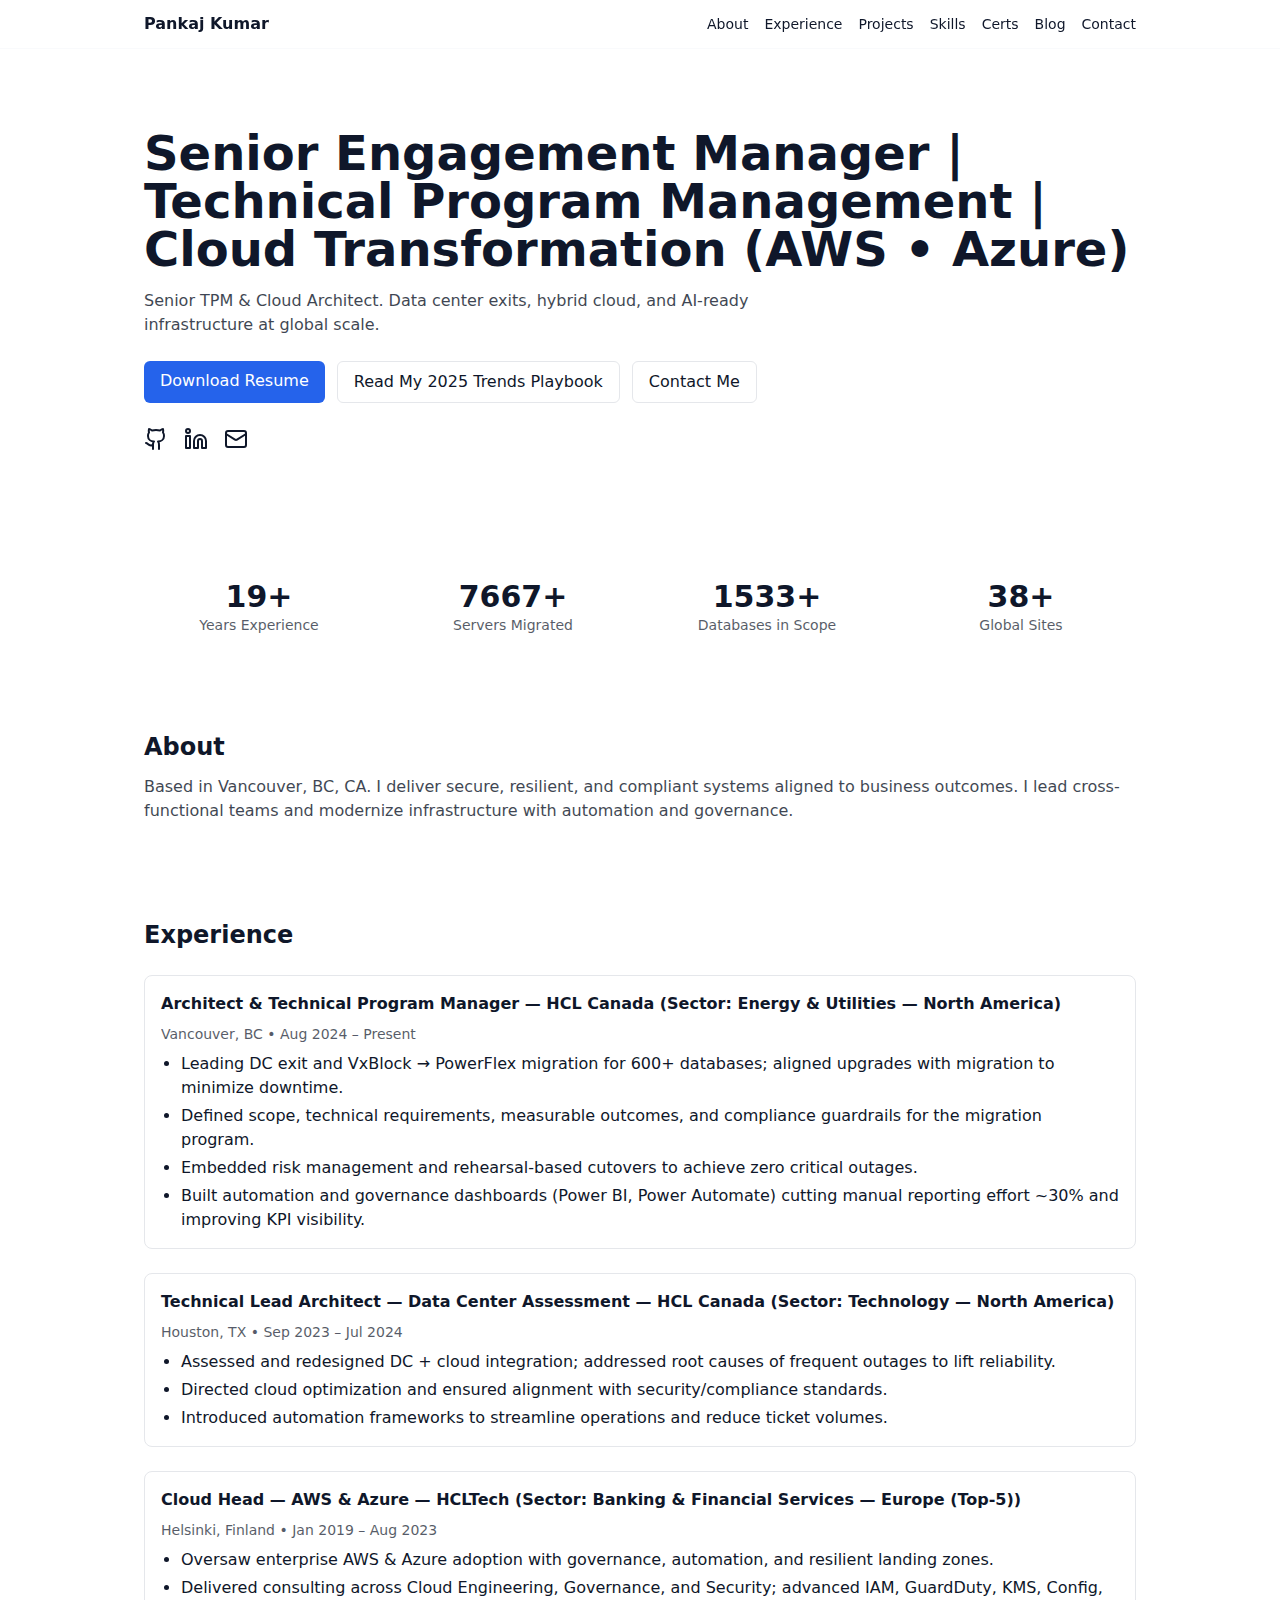
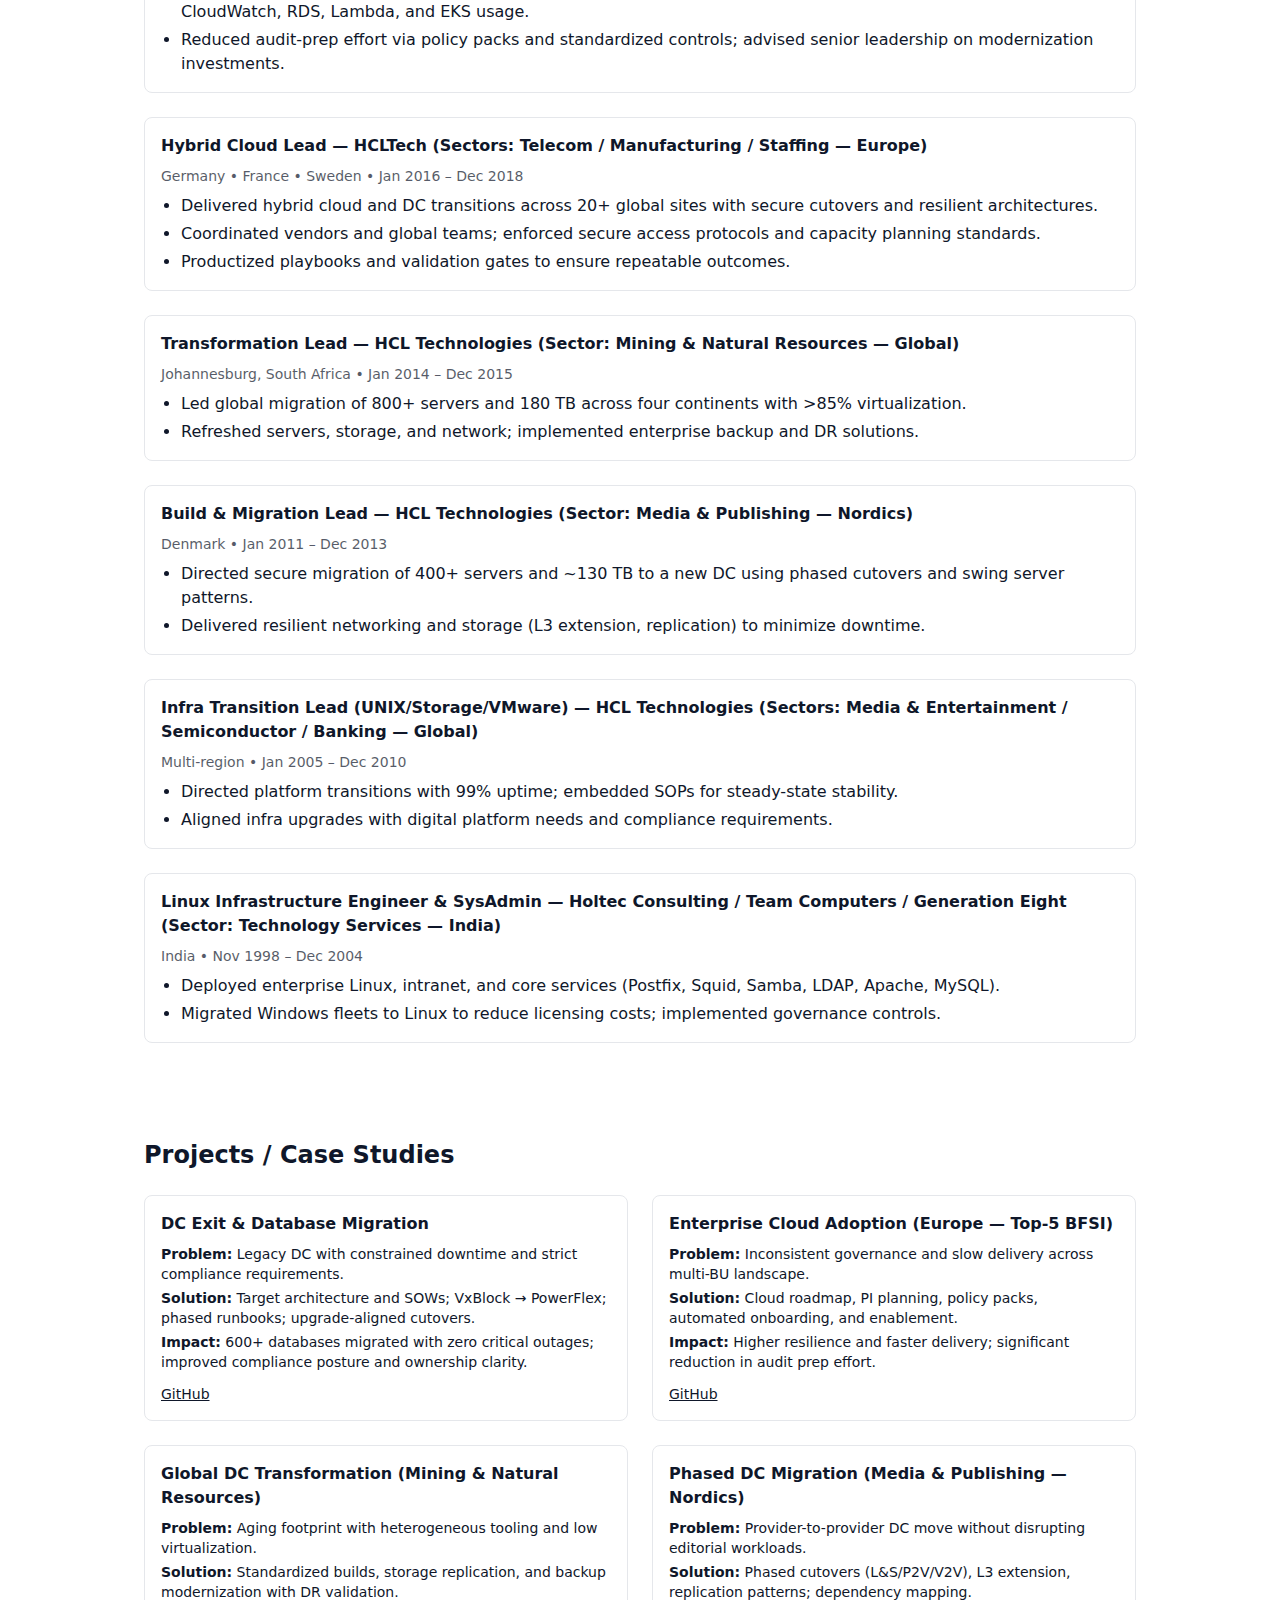
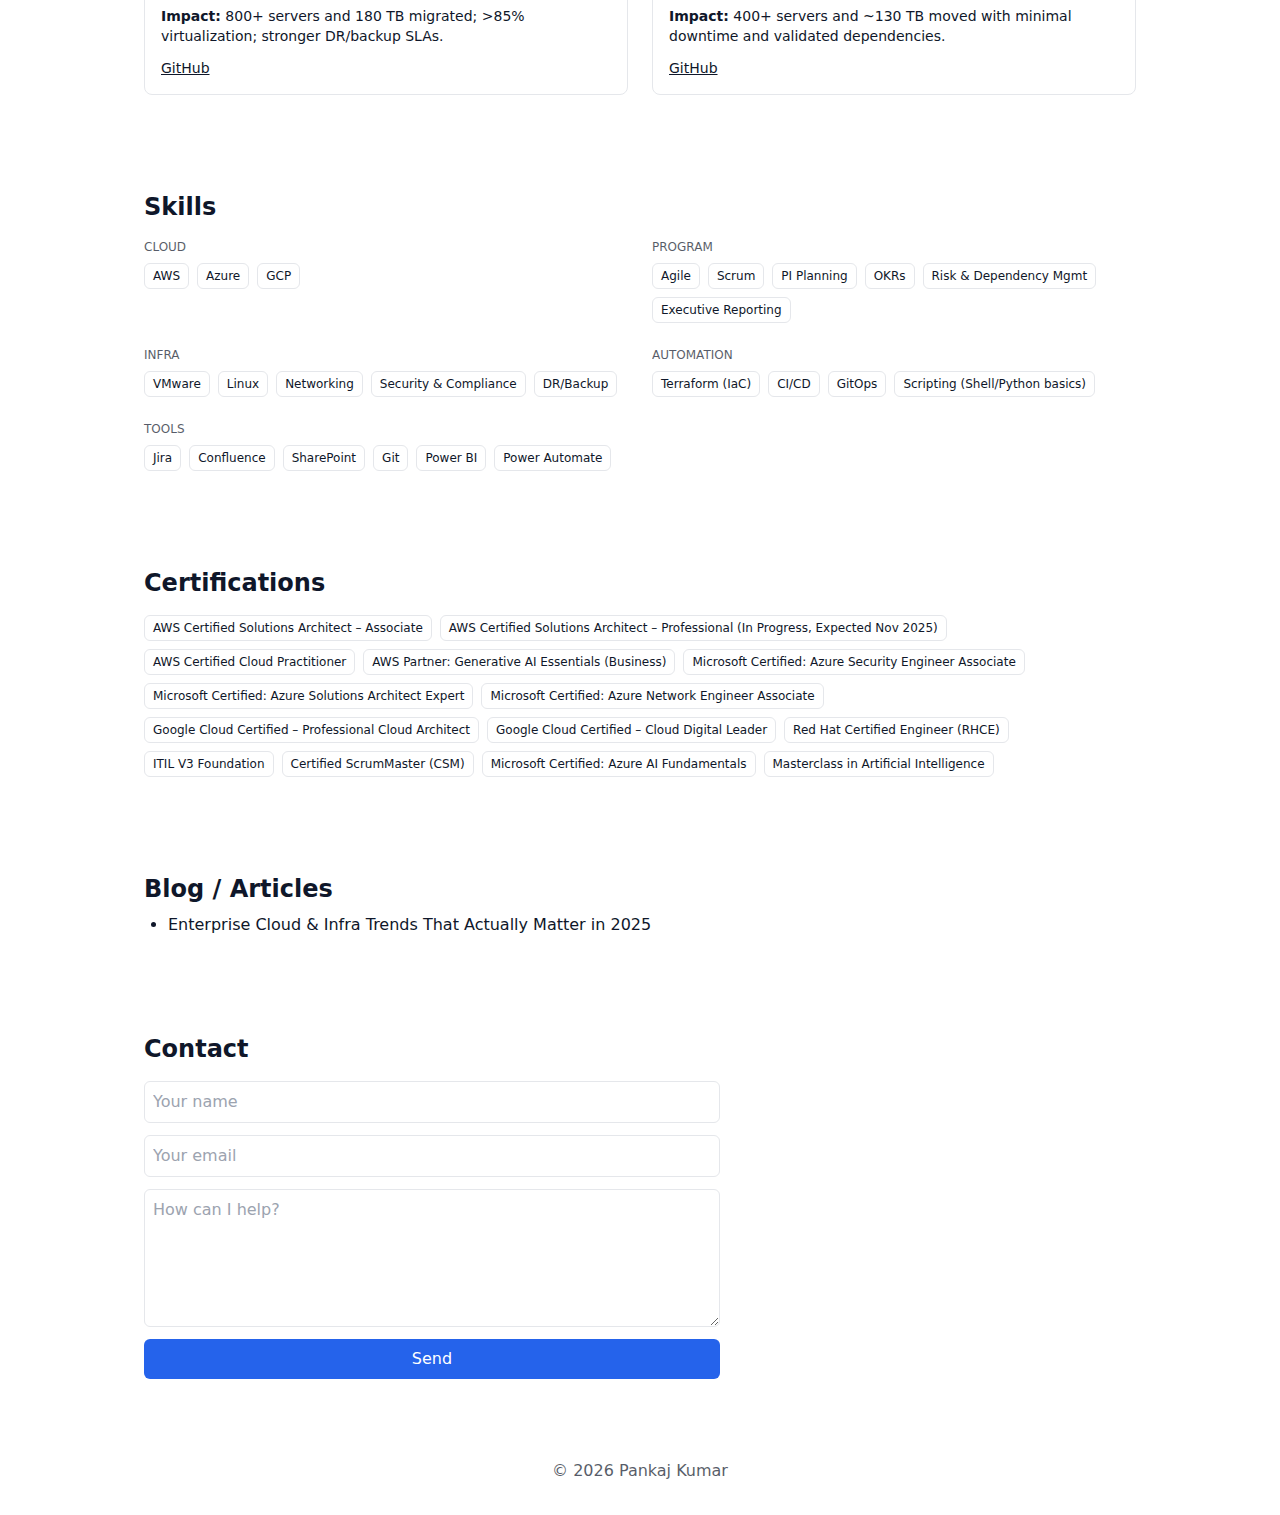
<file: index.html>
<!doctype html>
<html lang="en">
  <head>
    <meta charset="UTF-8" />
    <meta name="viewport" content="width=device-width, initial-scale=1.0" />
    <title>Pankaj Kumar — Senior TPM & Cloud Architect</title>
    <meta name="description" content="Pankaj Kumar — Senior Technical Program Manager & Cloud Transformation Leader (AWS | Azure | GCP). Data center exits, hybrid cloud, AI-driven infrastructure."/>
    <meta property="og:title" content="Pankaj Kumar — Senior TPM & Cloud Architect"/>
    <meta property="og:description" content="Sr. Technical Program & Engagement Manager | Driving Cloud, Infra & Security Transformation | Multi-Cloud (AWS · Azure · GCP) | Agile & AI-Driven Delivery"/>
    <meta property="og:type" content="website"/>
    <meta property="og:image" content="/og-image.png"/>
    <link rel="icon" type="image/png" href="/favicon.png"/>
    <link rel="manifest" href="/site.webmanifest"/>
    <script type="module" crossorigin src="/assets/index-B03nvKMN.js"></script>
    <link rel="stylesheet" crossorigin href="/assets/index-CZ2QjGFq.css">
  </head>
  <body>
    <div id="root"></div>
  </body>
</html>
</file>
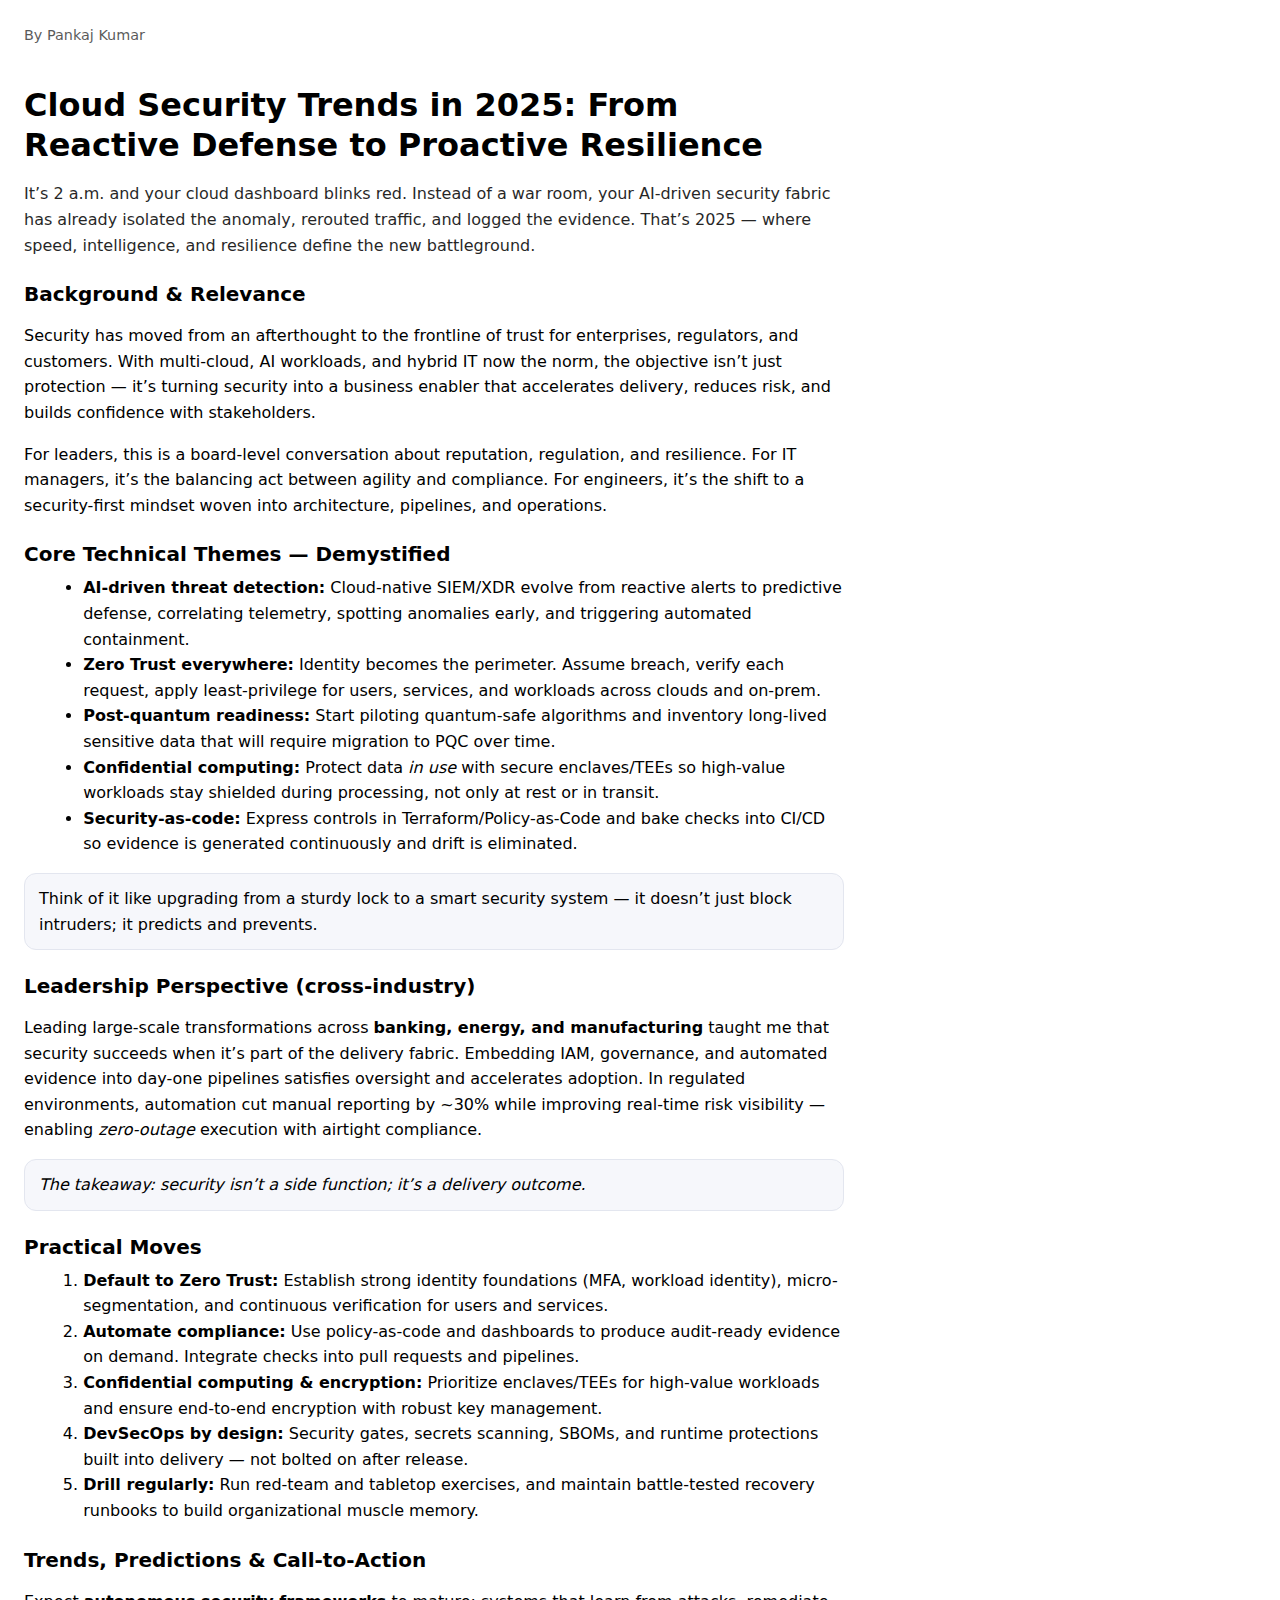
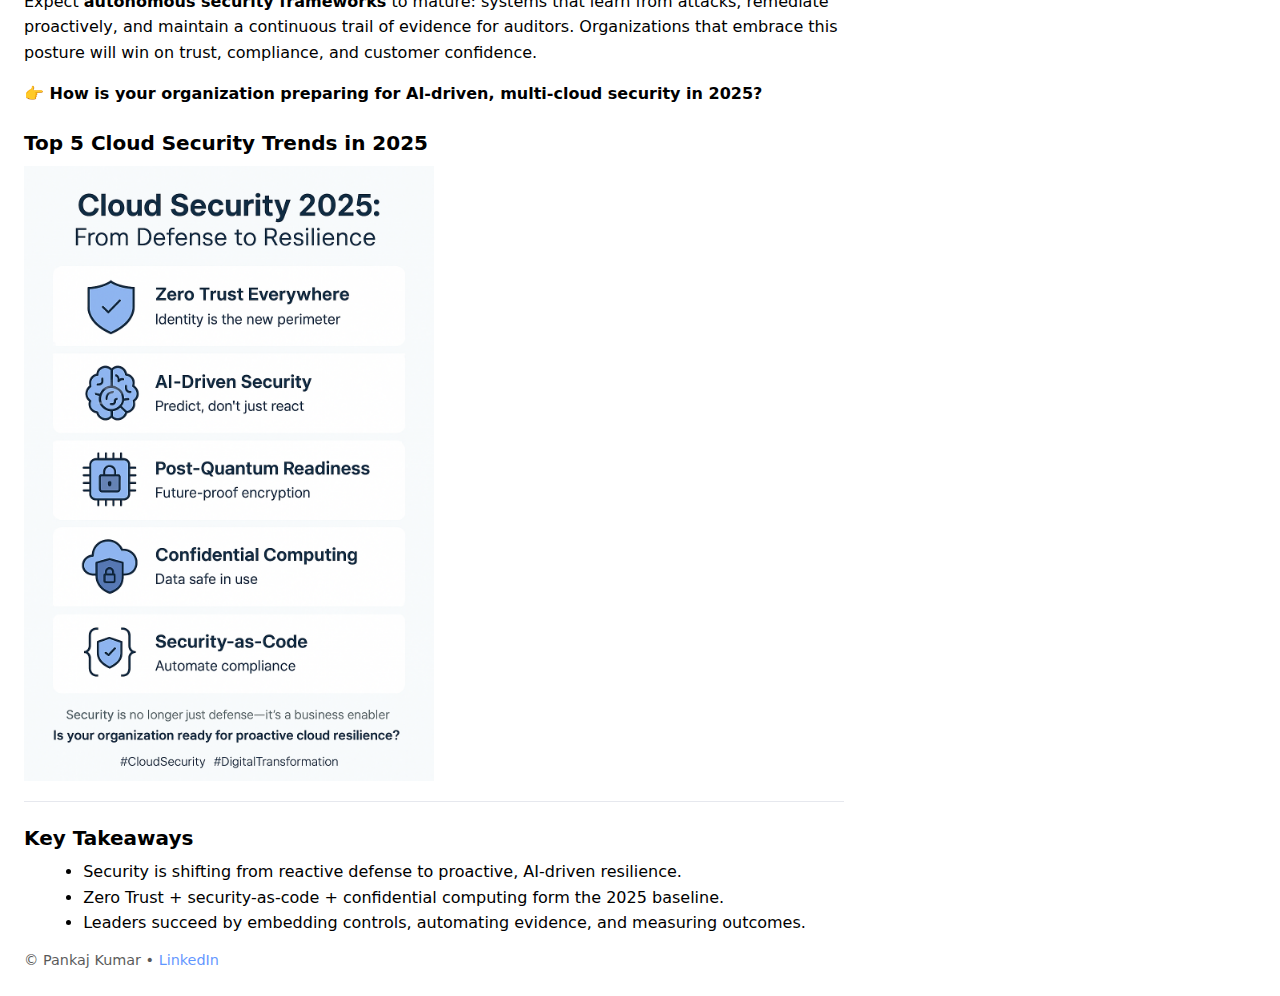
<file: blog/2025-cloud-security-trends.html>
<!doctype html>
<html lang="en">
<head>
  <meta charset="utf-8" />
  <title>Cloud Security Trends in 2025 — Pankaj Kumar</title>
  <meta name="viewport" content="width=device-width, initial-scale=1" />
  <meta name="description"
        content="A practical 2025 guide to cloud security: AI-driven defense, Zero Trust, confidential computing, post-quantum readiness, and security-as-code — with leadership lessons and tips." />
  <link rel="canonical" href="https://piconsoft.github.io/blog/2025-cloud-security-trends.html" />
  <meta property="og:title" content="Cloud Security Trends in 2025 — Pankaj Kumar" />
  <meta property="og:description" content="AI-driven defense, Zero Trust, confidential computing, post-quantum, and security-as-code with practical leadership guidance." />
  <meta property="og:type" content="article" />
  <meta property="og:image" content="/og-image.png" />
  <meta name="author" content="Pankaj Kumar" />
  <style>
    /* Shared look & feel (matched to your enterprise trends page) */
    body{font:16px/1.6 system-ui,-apple-system,Segoe UI,Roboto,Inter,sans-serif;margin:0;padding:24px;max-width:820px}
    h1,h2,h3{line-height:1.25;margin:1.2em 0 .4em}
    h1{font-size:2rem} h2{font-size:1.25rem}
    .lead{opacity:.85}
    .callout{background:#f6f7fb;border:1px solid #e3e6ef;border-radius:12px;padding:12px 14px;margin:16px 0}
    .list{margin:.4rem 0 .8rem 1.2rem}
    a{color:#0b5fff;text-decoration:none}
    a:hover{text-decoration:underline}
    .meta{opacity:.65;font-size:.9rem}
    .hr{height:1px;background:#e6e8ee;margin:20px 0}
    .infographic{width:50%;height:auto;display:block;margin:10px 0}
  </style>
</head>
<body>

  <header>
    <div class="meta">By Pankaj Kumar</div>
    <h1>Cloud Security Trends in 2025: From Reactive Defense to Proactive Resilience</h1>
    <p class="lead">
      It’s 2 a.m. and your cloud dashboard blinks red. Instead of a war room, your AI-driven security fabric has already
      isolated the anomaly, rerouted traffic, and logged the evidence. That’s 2025 — where speed, intelligence, and resilience
      define the new battleground.
    </p>
  </header>

  <section>
    <h2>Background &amp; Relevance</h2>
    <p>
      Security has moved from an afterthought to the frontline of trust for enterprises, regulators, and customers. With
      multi-cloud, AI workloads, and hybrid IT now the norm, the objective isn’t just protection — it’s turning security into
      a business enabler that accelerates delivery, reduces risk, and builds confidence with stakeholders.
    </p>
    <p>
      For leaders, this is a board-level conversation about reputation, regulation, and resilience. For IT managers, it’s the
      balancing act between agility and compliance. For engineers, it’s the shift to a security-first mindset woven into
      architecture, pipelines, and operations.
    </p>
  </section>

  <section>
    <h2>Core Technical Themes — Demystified</h2>
    <ul class="list">
      <li><strong>AI-driven threat detection:</strong> Cloud-native SIEM/XDR evolve from reactive alerts to predictive defense,
        correlating telemetry, spotting anomalies early, and triggering automated containment.</li>
      <li><strong>Zero Trust everywhere:</strong> Identity becomes the perimeter. Assume breach, verify each request, apply least-privilege
        for users, services, and workloads across clouds and on-prem.</li>
      <li><strong>Post-quantum readiness:</strong> Start piloting quantum-safe algorithms and inventory long-lived sensitive data
        that will require migration to PQC over time.</li>
      <li><strong>Confidential computing:</strong> Protect data <em>in use</em> with secure enclaves/TEEs so high-value workloads
        stay shielded during processing, not only at rest or in transit.</li>
      <li><strong>Security-as-code:</strong> Express controls in Terraform/Policy-as-Code and bake checks into CI/CD so evidence
        is generated continuously and drift is eliminated.</li>
    </ul>
    <div class="callout">
      Think of it like upgrading from a sturdy lock to a smart security system — it doesn’t just block intruders; it predicts and prevents.
    </div>
  </section>

  <section>
    <h2>Leadership Perspective (cross-industry)</h2>
    <p>
      Leading large-scale transformations across <strong>banking, energy, and manufacturing</strong> taught me that security succeeds
      when it’s part of the delivery fabric. Embedding IAM, governance, and automated evidence into day-one pipelines satisfies
      oversight and accelerates adoption. In regulated environments, automation cut manual reporting by ~30% while improving
      real-time risk visibility — enabling <em>zero-outage</em> execution with airtight compliance.
    </p>
    <p class="callout"><em>The takeaway: security isn’t a side function; it’s a delivery outcome.</em></p>
  </section>

  <section>
    <h2>Practical Moves</h2>
    <ol class="list">
      <li><strong>Default to Zero Trust:</strong> Establish strong identity foundations (MFA, workload identity), micro-segmentation,
        and continuous verification for users and services.</li>
      <li><strong>Automate compliance:</strong> Use policy-as-code and dashboards to produce audit-ready evidence on demand.
        Integrate checks into pull requests and pipelines.</li>
      <li><strong>Confidential computing &amp; encryption:</strong> Prioritize enclaves/TEEs for high-value workloads and ensure
        end-to-end encryption with robust key management.</li>
      <li><strong>DevSecOps by design:</strong> Security gates, secrets scanning, SBOMs, and runtime protections built into delivery —
        not bolted on after release.</li>
      <li><strong>Drill regularly:</strong> Run red-team and tabletop exercises, and maintain battle-tested recovery runbooks to
        build organizational muscle memory.</li>
    </ol>
  </section>

  <section>
    <h2>Trends, Predictions &amp; Call-to-Action</h2>
    <p>
      Expect <strong>autonomous security frameworks</strong> to mature: systems that learn from attacks, remediate proactively,
      and maintain a continuous trail of evidence for auditors. Organizations that embrace this posture will win on trust,
      compliance, and customer confidence.
    </p>
    <p><strong>👉 How is your organization preparing for AI-driven, multi-cloud security in 2025?</strong></p>
  </section>

  <section>
    <h2>Top 5 Cloud Security Trends in 2025</h2>
    <img class="infographic" src="../assets/images/cloud-security-2025.png" alt="Cloud Security 2025 Infographic">
  </section>

  <div class="hr"></div>

  <section>
    <h2>Key Takeaways</h2>
    <ul class="list">
      <li>Security is shifting from reactive defense to proactive, AI-driven resilience.</li>
      <li>Zero Trust + security-as-code + confidential computing form the 2025 baseline.</li>
      <li>Leaders succeed by embedding controls, automating evidence, and measuring outcomes.</li>
    </ul>
  </section>

  <footer class="meta">© Pankaj Kumar •
    <a href="https://www.linkedin.com/in/pankaj-kumar-579521b">LinkedIn</a>
  </footer>
</body>
</html>
</file>
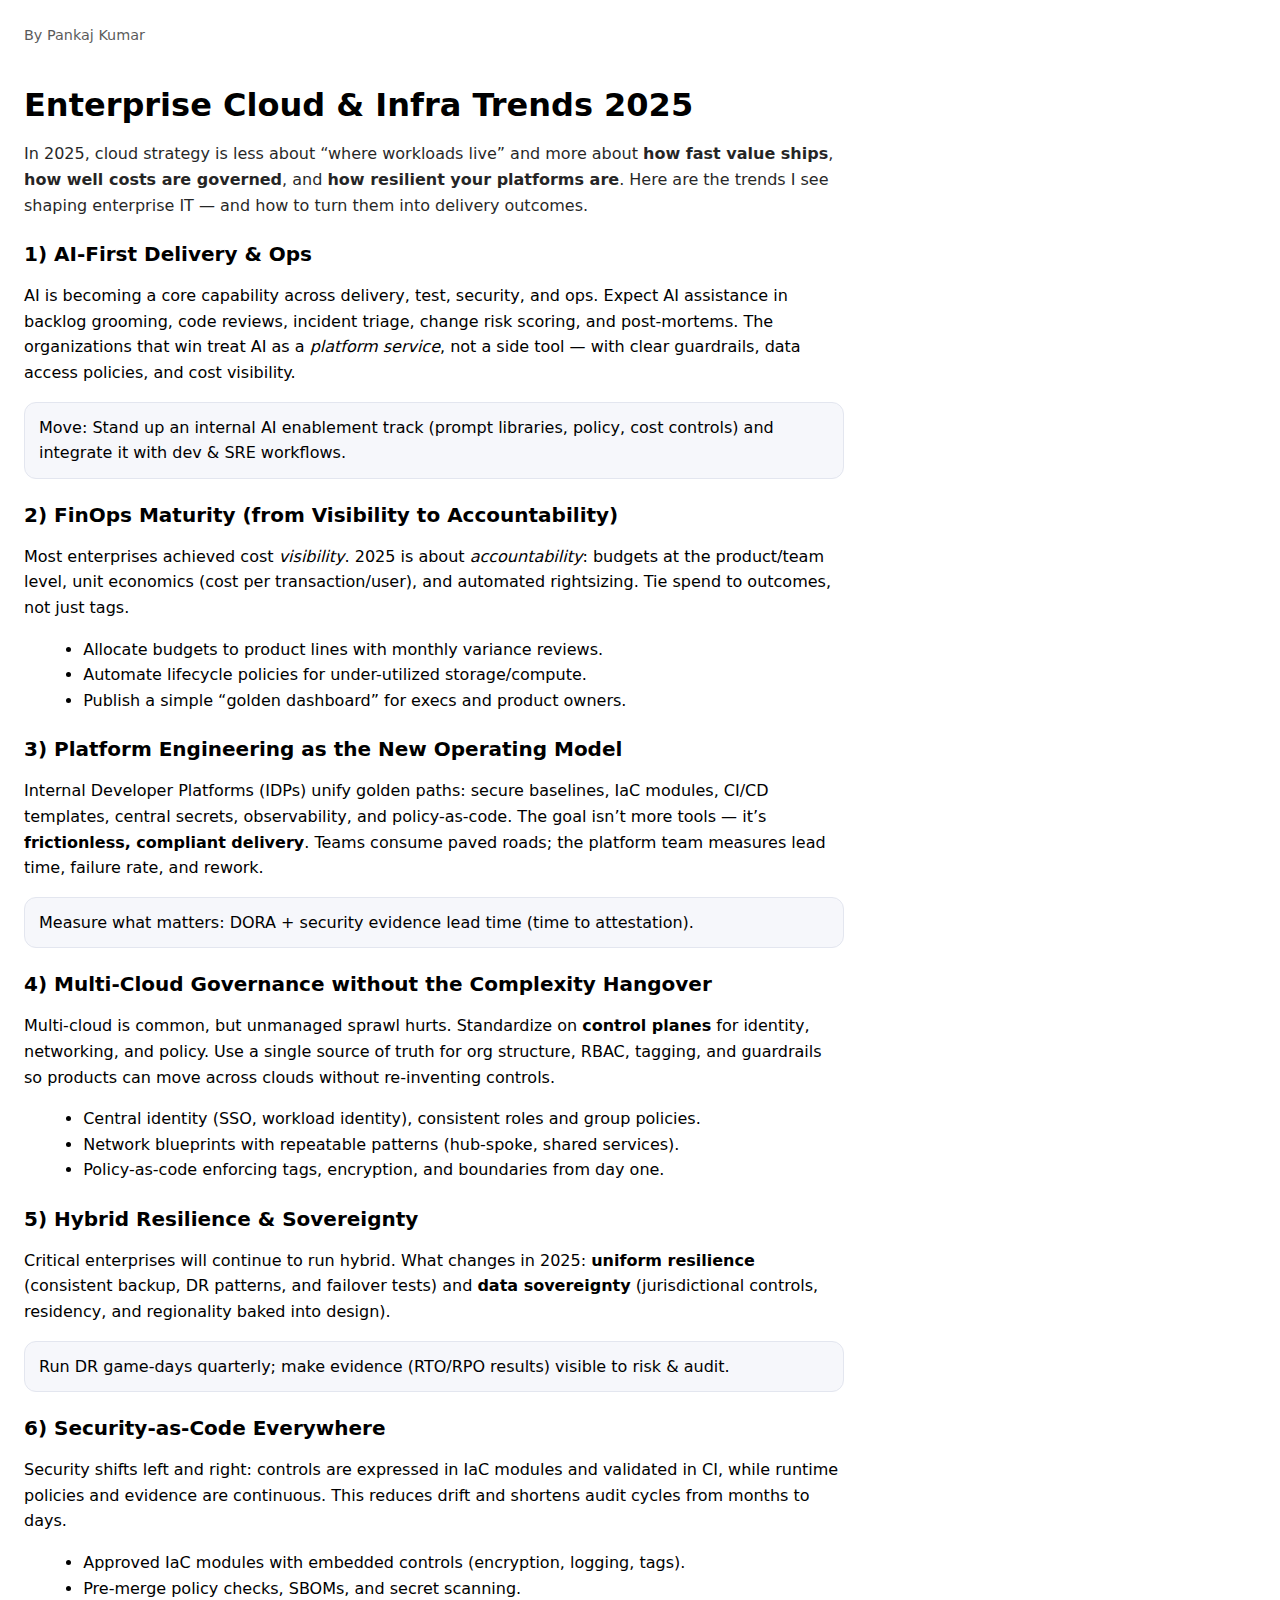
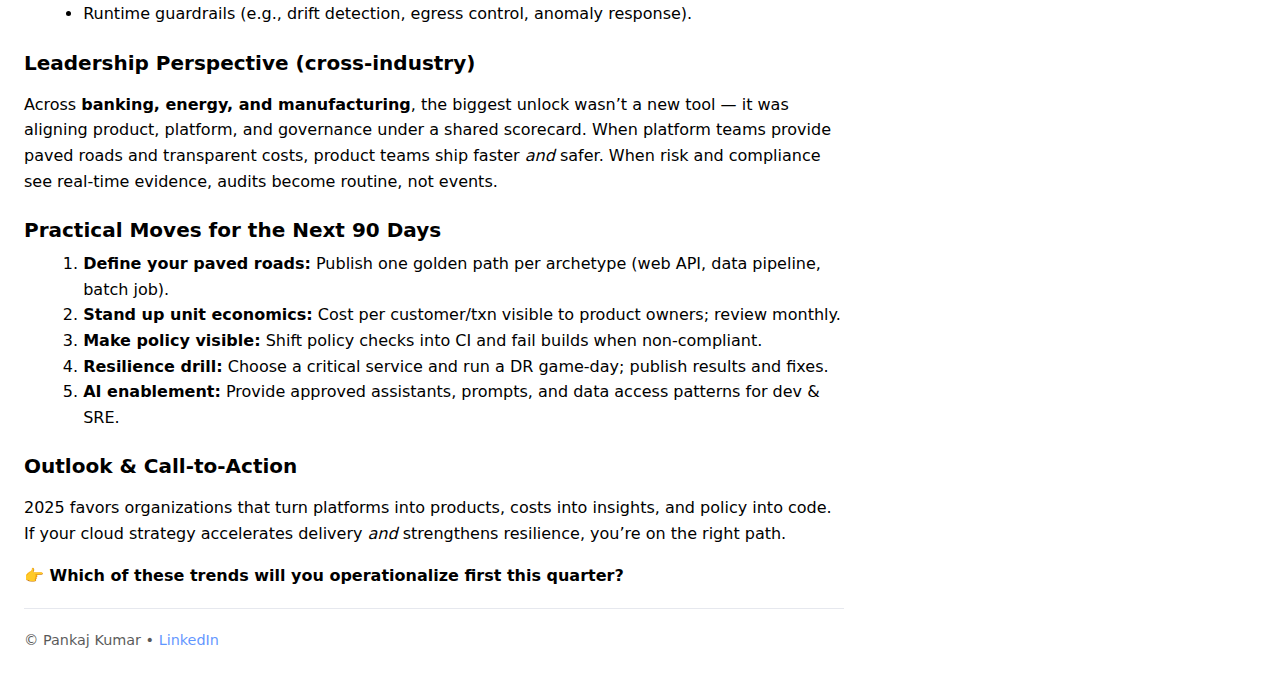
<file: blog/2025-enterprise-cloud-trends.html>
<!doctype html>
<html lang="en">
<head>
  <meta charset="utf-8" />
  <title>Enterprise Cloud & Infra Trends 2025 — Pankaj Kumar</title>
  <meta name="viewport" content="width=device-width, initial-scale=1" />
  <meta name="description"
        content="Enterprise cloud & infrastructure trends for 2025: AI-first delivery, FinOps maturity, platform engineering, multi-cloud governance, sustainability, and hybrid resilience." />
  <link rel="canonical" href="https://piconsoft.github.io/blog/2025-enterprise-cloud-trends.html" />
  <meta property="og:title" content="Enterprise Cloud & Infra Trends 2025 — Pankaj Kumar" />
  <meta property="og:description" content="AI-first delivery, FinOps maturity, platform engineering, multi-cloud governance, sustainability, and hybrid resilience — practical guidance for leaders." />
  <meta property="og:type" content="article" />
  <meta property="og:image" content="/og-image.png" />
  <meta name="author" content="Pankaj Kumar" />
  <style>
    /* Shared look & feel (matches your Security Trends page) */
    body{font:16px/1.6 system-ui,-apple-system,Segoe UI,Roboto,Inter,sans-serif;margin:0;padding:24px;max-width:820px}
    h1,h2,h3{line-height:1.25;margin:1.2em 0 .4em}
    h1{font-size:2rem} h2{font-size:1.25rem}
    .lead{opacity:.85}
    .callout{background:#f6f7fb;border:1px solid #e3e6ef;border-radius:12px;padding:12px 14px;margin:16px 0}
    .list{margin:.4rem 0 .8rem 1.2rem}
    a{color:#0b5fff;text-decoration:none}
    a:hover{text-decoration:underline}
    .meta{opacity:.65;font-size:.9rem}
    .hr{height:1px;background:#e6e8ee;margin:20px 0}
  </style>
</head>
<body>

  <header>
    <div class="meta">By Pankaj Kumar</div>
    <h1>Enterprise Cloud &amp; Infra Trends 2025</h1>
    <p class="lead">
      In 2025, cloud strategy is less about “where workloads live” and more about <strong>how fast value ships</strong>,
      <strong>how well costs are governed</strong>, and <strong>how resilient your platforms are</strong>. Here are the trends I see
      shaping enterprise IT — and how to turn them into delivery outcomes.
    </p>
  </header>

  <section>
    <h2>1) AI-First Delivery &amp; Ops</h2>
    <p>
      AI is becoming a core capability across delivery, test, security, and ops. Expect AI assistance in backlog grooming,
      code reviews, incident triage, change risk scoring, and post-mortems. The organizations that win treat AI as a
      <em>platform service</em>, not a side tool — with clear guardrails, data access policies, and cost visibility.
    </p>
    <div class="callout">Move: Stand up an internal AI enablement track (prompt libraries, policy, cost controls) and integrate it with dev &amp; SRE workflows.</div>
  </section>

  <section>
    <h2>2) FinOps Maturity (from Visibility to Accountability)</h2>
    <p>
      Most enterprises achieved cost <em>visibility</em>. 2025 is about <em>accountability</em>: budgets at the product/team level,
      unit economics (cost per transaction/user), and automated rightsizing. Tie spend to outcomes, not just tags.
    </p>
    <ul class="list">
      <li>Allocate budgets to product lines with monthly variance reviews.</li>
      <li>Automate lifecycle policies for under-utilized storage/compute.</li>
      <li>Publish a simple “golden dashboard” for execs and product owners.</li>
    </ul>
  </section>

  <section>
    <h2>3) Platform Engineering as the New Operating Model</h2>
    <p>
      Internal Developer Platforms (IDPs) unify golden paths: secure baselines, IaC modules, CI/CD templates, central
      secrets, observability, and policy-as-code. The goal isn’t more tools — it’s <strong>frictionless, compliant delivery</strong>.
      Teams consume paved roads; the platform team measures lead time, failure rate, and rework.
    </p>
    <div class="callout">Measure what matters: DORA + security evidence lead time (time to attestation).</div>
  </section>

  <section>
    <h2>4) Multi-Cloud Governance without the Complexity Hangover</h2>
    <p>
      Multi-cloud is common, but unmanaged sprawl hurts. Standardize on <strong>control planes</strong> for identity,
      networking, and policy. Use a single source of truth for org structure, RBAC, tagging, and guardrails so products
      can move across clouds without re-inventing controls.
    </p>
    <ul class="list">
      <li>Central identity (SSO, workload identity), consistent roles and group policies.</li>
      <li>Network blueprints with repeatable patterns (hub-spoke, shared services).</li>
      <li>Policy-as-code enforcing tags, encryption, and boundaries from day one.</li>
    </ul>
  </section>

  <section>
    <h2>5) Hybrid Resilience &amp; Sovereignty</h2>
    <p>
      Critical enterprises will continue to run hybrid. What changes in 2025: <strong>uniform resilience</strong>
      (consistent backup, DR patterns, and failover tests) and <strong>data sovereignty</strong> (jurisdictional controls,
      residency, and regionality baked into design).
    </p>
    <div class="callout">Run DR game-days quarterly; make evidence (RTO/RPO results) visible to risk &amp; audit.</div>
  </section>

  <section>
    <h2>6) Security-as-Code Everywhere</h2>
    <p>
      Security shifts left and right: controls are expressed in IaC modules and validated in CI, while runtime policies
      and evidence are continuous. This reduces drift and shortens audit cycles from months to days.
    </p>
    <ul class="list">
      <li>Approved IaC modules with embedded controls (encryption, logging, tags).</li>
      <li>Pre-merge policy checks, SBOMs, and secret scanning.</li>
      <li>Runtime guardrails (e.g., drift detection, egress control, anomaly response).</li>
    </ul>
  </section>

  <section>
    <h2>Leadership Perspective (cross-industry)</h2>
    <p>
      Across <strong>banking, energy, and manufacturing</strong>, the biggest unlock wasn’t a new tool — it was aligning product,
      platform, and governance under a shared scorecard. When platform teams provide paved roads and transparent costs,
      product teams ship faster <em>and</em> safer. When risk and compliance see real-time evidence, audits become routine,
      not events.
    </p>
  </section>

  <section>
    <h2>Practical Moves for the Next 90 Days</h2>
    <ol class="list">
      <li><strong>Define your paved roads:</strong> Publish one golden path per archetype (web API, data pipeline, batch job).</li>
      <li><strong>Stand up unit economics:</strong> Cost per customer/txn visible to product owners; review monthly.</li>
      <li><strong>Make policy visible:</strong> Shift policy checks into CI and fail builds when non-compliant.</li>
      <li><strong>Resilience drill:</strong> Choose a critical service and run a DR game-day; publish results and fixes.</li>
      <li><strong>AI enablement:</strong> Provide approved assistants, prompts, and data access patterns for dev &amp; SRE.</li>
    </ol>
  </section>

  <section>
    <h2>Outlook &amp; Call-to-Action</h2>
    <p>
      2025 favors organizations that turn platforms into products, costs into insights, and policy into code.
      If your cloud strategy accelerates delivery <em>and</em> strengthens resilience, you’re on the right path.
    </p>
    <p><strong>👉 Which of these trends will you operationalize first this quarter?</strong></p>
  </section>

  <div class="hr"></div>

  <footer class="meta">© Pankaj Kumar •
    <a href="https://www.linkedin.com/in/pankaj-kumar-579521b">LinkedIn</a>
  </footer>
</body>
</html>
</file>
<file: assets/index-CZ2QjGFq.css>
*,:before,:after{--tw-border-spacing-x: 0;--tw-border-spacing-y: 0;--tw-translate-x: 0;--tw-translate-y: 0;--tw-rotate: 0;--tw-skew-x: 0;--tw-skew-y: 0;--tw-scale-x: 1;--tw-scale-y: 1;--tw-pan-x: ;--tw-pan-y: ;--tw-pinch-zoom: ;--tw-scroll-snap-strictness: proximity;--tw-gradient-from-position: ;--tw-gradient-via-position: ;--tw-gradient-to-position: ;--tw-ordinal: ;--tw-slashed-zero: ;--tw-numeric-figure: ;--tw-numeric-spacing: ;--tw-numeric-fraction: ;--tw-ring-inset: ;--tw-ring-offset-width: 0px;--tw-ring-offset-color: #fff;--tw-ring-color: rgb(59 130 246 / .5);--tw-ring-offset-shadow: 0 0 #0000;--tw-ring-shadow: 0 0 #0000;--tw-shadow: 0 0 #0000;--tw-shadow-colored: 0 0 #0000;--tw-blur: ;--tw-brightness: ;--tw-contrast: ;--tw-grayscale: ;--tw-hue-rotate: ;--tw-invert: ;--tw-saturate: ;--tw-sepia: ;--tw-drop-shadow: ;--tw-backdrop-blur: ;--tw-backdrop-brightness: ;--tw-backdrop-contrast: ;--tw-backdrop-grayscale: ;--tw-backdrop-hue-rotate: ;--tw-backdrop-invert: ;--tw-backdrop-opacity: ;--tw-backdrop-saturate: ;--tw-backdrop-sepia: ;--tw-contain-size: ;--tw-contain-layout: ;--tw-contain-paint: ;--tw-contain-style: }::backdrop{--tw-border-spacing-x: 0;--tw-border-spacing-y: 0;--tw-translate-x: 0;--tw-translate-y: 0;--tw-rotate: 0;--tw-skew-x: 0;--tw-skew-y: 0;--tw-scale-x: 1;--tw-scale-y: 1;--tw-pan-x: ;--tw-pan-y: ;--tw-pinch-zoom: ;--tw-scroll-snap-strictness: proximity;--tw-gradient-from-position: ;--tw-gradient-via-position: ;--tw-gradient-to-position: ;--tw-ordinal: ;--tw-slashed-zero: ;--tw-numeric-figure: ;--tw-numeric-spacing: ;--tw-numeric-fraction: ;--tw-ring-inset: ;--tw-ring-offset-width: 0px;--tw-ring-offset-color: #fff;--tw-ring-color: rgb(59 130 246 / .5);--tw-ring-offset-shadow: 0 0 #0000;--tw-ring-shadow: 0 0 #0000;--tw-shadow: 0 0 #0000;--tw-shadow-colored: 0 0 #0000;--tw-blur: ;--tw-brightness: ;--tw-contrast: ;--tw-grayscale: ;--tw-hue-rotate: ;--tw-invert: ;--tw-saturate: ;--tw-sepia: ;--tw-drop-shadow: ;--tw-backdrop-blur: ;--tw-backdrop-brightness: ;--tw-backdrop-contrast: ;--tw-backdrop-grayscale: ;--tw-backdrop-hue-rotate: ;--tw-backdrop-invert: ;--tw-backdrop-opacity: ;--tw-backdrop-saturate: ;--tw-backdrop-sepia: ;--tw-contain-size: ;--tw-contain-layout: ;--tw-contain-paint: ;--tw-contain-style: }*,:before,:after{box-sizing:border-box;border-width:0;border-style:solid;border-color:#e5e7eb}:before,:after{--tw-content: ""}html,:host{line-height:1.5;-webkit-text-size-adjust:100%;-moz-tab-size:4;-o-tab-size:4;tab-size:4;font-family:ui-sans-serif,system-ui,sans-serif,"Apple Color Emoji","Segoe UI Emoji",Segoe UI Symbol,"Noto Color Emoji";font-feature-settings:normal;font-variation-settings:normal;-webkit-tap-highlight-color:transparent}body{margin:0;line-height:inherit}hr{height:0;color:inherit;border-top-width:1px}abbr:where([title]){-webkit-text-decoration:underline dotted;text-decoration:underline dotted}h1,h2,h3,h4,h5,h6{font-size:inherit;font-weight:inherit}a{color:inherit;text-decoration:inherit}b,strong{font-weight:bolder}code,kbd,samp,pre{font-family:ui-monospace,SFMono-Regular,Menlo,Monaco,Consolas,Liberation Mono,Courier New,monospace;font-feature-settings:normal;font-variation-settings:normal;font-size:1em}small{font-size:80%}sub,sup{font-size:75%;line-height:0;position:relative;vertical-align:baseline}sub{bottom:-.25em}sup{top:-.5em}table{text-indent:0;border-color:inherit;border-collapse:collapse}button,input,optgroup,select,textarea{font-family:inherit;font-feature-settings:inherit;font-variation-settings:inherit;font-size:100%;font-weight:inherit;line-height:inherit;letter-spacing:inherit;color:inherit;margin:0;padding:0}button,select{text-transform:none}button,input:where([type=button]),input:where([type=reset]),input:where([type=submit]){-webkit-appearance:button;background-color:transparent;background-image:none}:-moz-focusring{outline:auto}:-moz-ui-invalid{box-shadow:none}progress{vertical-align:baseline}::-webkit-inner-spin-button,::-webkit-outer-spin-button{height:auto}[type=search]{-webkit-appearance:textfield;outline-offset:-2px}::-webkit-search-decoration{-webkit-appearance:none}::-webkit-file-upload-button{-webkit-appearance:button;font:inherit}summary{display:list-item}blockquote,dl,dd,h1,h2,h3,h4,h5,h6,hr,figure,p,pre{margin:0}fieldset{margin:0;padding:0}legend{padding:0}ol,ul,menu{list-style:none;margin:0;padding:0}dialog{padding:0}textarea{resize:vertical}input::-moz-placeholder,textarea::-moz-placeholder{opacity:1;color:#9ca3af}input::placeholder,textarea::placeholder{opacity:1;color:#9ca3af}button,[role=button]{cursor:pointer}:disabled{cursor:default}img,svg,video,canvas,audio,iframe,embed,object{display:block;vertical-align:middle}img,video{max-width:100%;height:auto}[hidden]:where(:not([hidden=until-found])){display:none}.sticky{position:sticky}.top-0{top:0}.z-10{z-index:10}.mx-auto{margin-left:auto;margin-right:auto}.mt-1{margin-top:.25rem}.mt-2{margin-top:.5rem}.mt-3{margin-top:.75rem}.mt-4{margin-top:1rem}.mt-6{margin-top:1.5rem}.flex{display:flex}.grid{display:grid}.min-h-screen{min-height:100vh}.max-w-2xl{max-width:42rem}.max-w-5xl{max-width:64rem}.max-w-xl{max-width:36rem}.list-disc{list-style-type:disc}.grid-cols-2{grid-template-columns:repeat(2,minmax(0,1fr))}.flex-wrap{flex-wrap:wrap}.items-center{align-items:center}.items-baseline{align-items:baseline}.justify-between{justify-content:space-between}.gap-2{gap:.5rem}.gap-3{gap:.75rem}.gap-4{gap:1rem}.gap-6{gap:1.5rem}.space-x-4>:not([hidden])~:not([hidden]){--tw-space-x-reverse: 0;margin-right:calc(1rem * var(--tw-space-x-reverse));margin-left:calc(1rem * calc(1 - var(--tw-space-x-reverse)))}.space-y-1>:not([hidden])~:not([hidden]){--tw-space-y-reverse: 0;margin-top:calc(.25rem * calc(1 - var(--tw-space-y-reverse)));margin-bottom:calc(.25rem * var(--tw-space-y-reverse))}.space-y-6>:not([hidden])~:not([hidden]){--tw-space-y-reverse: 0;margin-top:calc(1.5rem * calc(1 - var(--tw-space-y-reverse)));margin-bottom:calc(1.5rem * var(--tw-space-y-reverse))}.rounded-lg{border-radius:.5rem}.rounded-md{border-radius:.375rem}.border{border-width:1px}.border-b{border-bottom-width:1px}.border-slate-200\/20{border-color:#e2e8f033}.bg-blue-600{--tw-bg-opacity: 1;background-color:rgb(37 99 235 / var(--tw-bg-opacity, 1))}.bg-white\/70{background-color:#ffffffb3}.p-2{padding:.5rem}.p-4{padding:1rem}.px-2{padding-left:.5rem;padding-right:.5rem}.px-4{padding-left:1rem;padding-right:1rem}.py-1{padding-top:.25rem;padding-bottom:.25rem}.py-12{padding-top:3rem;padding-bottom:3rem}.py-2{padding-top:.5rem;padding-bottom:.5rem}.py-20{padding-top:5rem;padding-bottom:5rem}.py-3{padding-top:.75rem;padding-bottom:.75rem}.py-8{padding-top:2rem;padding-bottom:2rem}.pl-5{padding-left:1.25rem}.pl-6{padding-left:1.5rem}.text-center{text-align:center}.text-2xl{font-size:1.5rem;line-height:2rem}.text-3xl{font-size:1.875rem;line-height:2.25rem}.text-4xl{font-size:2.25rem;line-height:2.5rem}.text-sm{font-size:.875rem;line-height:1.25rem}.text-xs{font-size:.75rem;line-height:1rem}.font-bold{font-weight:700}.font-medium{font-weight:500}.font-semibold{font-weight:600}.uppercase{text-transform:uppercase}.text-white{--tw-text-opacity: 1;color:rgb(255 255 255 / var(--tw-text-opacity, 1))}.underline{text-decoration-line:underline}.opacity-70{opacity:.7}.opacity-80{opacity:.8}.filter{filter:var(--tw-blur) var(--tw-brightness) var(--tw-contrast) var(--tw-grayscale) var(--tw-hue-rotate) var(--tw-invert) var(--tw-saturate) var(--tw-sepia) var(--tw-drop-shadow)}.backdrop-blur{--tw-backdrop-blur: blur(8px);-webkit-backdrop-filter:var(--tw-backdrop-blur) var(--tw-backdrop-brightness) var(--tw-backdrop-contrast) var(--tw-backdrop-grayscale) var(--tw-backdrop-hue-rotate) var(--tw-backdrop-invert) var(--tw-backdrop-opacity) var(--tw-backdrop-saturate) var(--tw-backdrop-sepia);backdrop-filter:var(--tw-backdrop-blur) var(--tw-backdrop-brightness) var(--tw-backdrop-contrast) var(--tw-backdrop-grayscale) var(--tw-backdrop-hue-rotate) var(--tw-backdrop-invert) var(--tw-backdrop-opacity) var(--tw-backdrop-saturate) var(--tw-backdrop-sepia)}html{scroll-behavior:smooth}body{--tw-bg-opacity: 1;background-color:rgb(255 255 255 / var(--tw-bg-opacity, 1));--tw-text-opacity: 1;color:rgb(15 23 42 / var(--tw-text-opacity, 1))}@media (prefers-color-scheme: dark){body{--tw-bg-opacity: 1;background-color:rgb(2 6 23 / var(--tw-bg-opacity, 1));--tw-text-opacity: 1;color:rgb(241 245 249 / var(--tw-text-opacity, 1))}}a:hover{text-decoration-line:underline}@media (min-width: 768px){.md\:grid-cols-2{grid-template-columns:repeat(2,minmax(0,1fr))}.md\:grid-cols-4{grid-template-columns:repeat(4,minmax(0,1fr))}.md\:text-5xl{font-size:3rem;line-height:1}}@media (prefers-color-scheme: dark){.dark\:bg-slate-950\/60{background-color:#02061799}}
</file>
